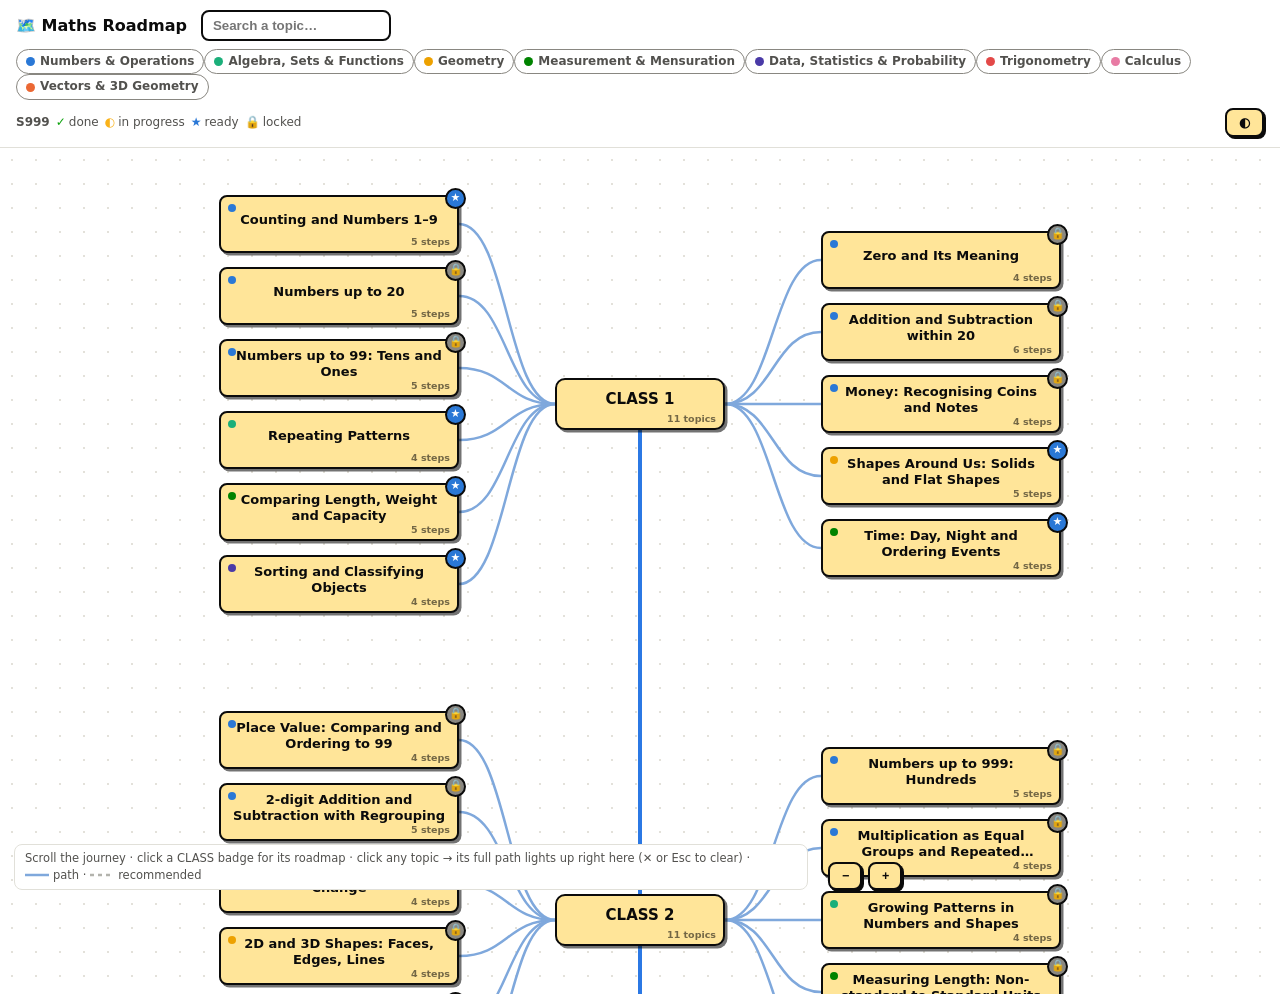
<file: viewer/index.html>
<!DOCTYPE html>
<html lang="en">
<head>
<meta charset="utf-8">
<meta name="viewport" content="width=device-width, initial-scale=1">
<title>Maths Roadmap — SubjectKG</title>
<style>
  :root {
    --page:#ffffff; --dotc:#e3e1da; --card:#ffe599; --card-sub:#fff9e6;
    --border:#0b0b0b; --ink:#0b0b0b; --ink2:#52514e; --mut:#898781;
    --line:#7fa8dc; --line-soft:#b3b3ad; --trunk:#2b78e4;
    --panel:#ffffff; --panel-line:#e1e0d9;
    --s-num:#2a78d6; --s-alg:#1baf7a; --s-geo:#eda100; --s-mea:#008300;
    --s-dat:#4a3aa7; --s-tri:#e34948; --s-cal:#e87ba4; --s-vec:#eb6834;
    --st-mastered:#0ca30c; --st-progress:#fab219; --st-frontier:#2a78d6; --st-locked:#898781;
  }
  :root[data-theme="dark"] {
    --page:#161616; --dotc:#262626; --card:#ffd75e; --card-sub:#3a3526;
    --border:#0b0b0b; --ink:#f4f4f0; --ink2:#c3c2b7; --mut:#898781;
    --line:#5b83b8; --line-soft:#5c5c56; --trunk:#3987e5;
    --panel:#1e1e1d; --panel-line:#2c2c2a;
    --s-num:#3987e5; --s-alg:#199e70; --s-geo:#c98500;
    --s-dat:#9085e9; --s-tri:#e66767; --s-cal:#d55181; --s-vec:#d95926;
    --st-frontier:#3987e5;
  }
  * { box-sizing:border-box; margin:0; }
  body { background:var(--page); color:var(--ink); overflow:hidden;
         font:14px/1.45 system-ui,-apple-system,"Segoe UI",sans-serif; }
  header { border-bottom:1px solid var(--panel-line); padding:10px 16px; display:flex;
           flex-wrap:wrap; gap:8px; align-items:center; position:relative; z-index:40;
           background:var(--page); }
  header h1 { font-size:16px; font-weight:800; margin-right:6px; white-space:nowrap; }
  #search { padding:6px 10px; border:2px solid var(--border); border-radius:8px;
            background:var(--page); color:var(--ink); width:190px; font-weight:600; }
  :root[data-theme="dark"] #search { border-color:#4a4a45; }
  .chip { display:inline-flex; align-items:center; gap:5px; padding:3px 9px;
          border:1.5px solid var(--mut); border-radius:999px; cursor:pointer;
          background:var(--page); color:var(--ink2); font-size:12px; font-weight:600;
          user-select:none; white-space:nowrap; }
  .chip.off { opacity:.3; }
  .dot { width:9px; height:9px; border-radius:50%; flex:none; }
  button.plain { border:2px solid var(--border); background:var(--card); color:#0b0b0b;
          border-radius:8px; padding:5px 12px; cursor:pointer; font-size:12.5px;
          font-weight:700; white-space:nowrap; box-shadow:2px 2px 0 var(--border); }
  button.plain:active { transform:translate(1px,1px); box-shadow:1px 1px 0 var(--border); }
  :root[data-theme="dark"] button.plain { box-shadow:2px 2px 0 #000; }
  #legendStudent { display:none; gap:6px; align-items:center; font-size:12px;
          color:var(--ink2); flex-wrap:wrap; }
  #legendStudent .badge { display:inline-flex; align-items:center; gap:3px; }
  #wrap { display:flex; height:calc(100vh - 54px); }
  #canvasWrap { flex:1; overflow:auto; position:relative;
    background-image:radial-gradient(circle, var(--dotc) 1.5px, transparent 1.5px);
    background-size:24px 24px; }
  #board { position:relative; margin:0 auto; }
  #edges { position:absolute; inset:0; pointer-events:none; z-index:1; }

  /* ---- roadmap cards ---- */
  .node { position:absolute; z-index:2; cursor:pointer; border:2px solid var(--border);
          border-radius:8px; padding:8px 12px; display:flex; align-items:center;
          justify-content:center; text-align:center; background:var(--card); color:#0b0b0b;
          font-weight:700; font-size:13px; line-height:1.25;
          box-shadow:2.5px 2.5px 0 rgba(0,0,0,.55); }
  .node:hover { z-index:8; box-shadow:4px 4px 0 rgba(0,0,0,.55); }
  .node.spine { font-size:15px; font-weight:800; border-width:2.5px; border-radius:10px; }
  .node.sub { background:var(--card-sub); color:var(--ink); font-weight:600;
              box-shadow:2px 2px 0 rgba(0,0,0,.35); }
  .node.dim { opacity:.14; }
  .node.sel { outline:3px solid var(--trunk); outline-offset:2px; z-index:9; }
  .node.onpath { outline:2.5px dashed var(--trunk); outline-offset:2px; z-index:5; }
  .node .strandDot { position:absolute; left:7px; top:7px; width:8px; height:8px;
                     border-radius:50%; }
  .node .stbadge { position:absolute; right:-9px; top:-9px; width:21px; height:21px;
          border-radius:50%; border:2px solid var(--border); font-size:11px; z-index:3;
          display:flex; align-items:center; justify-content:center; color:#fff;
          font-weight:800; }
  .node .steps { position:absolute; right:7px; bottom:3px; font-size:9.5px;
                 color:rgba(0,0,0,.55); font-weight:700; }
  .node.sub .steps { color:var(--mut); }
  .node.hasSteps { padding-bottom:16px; }

  /* ---- right drawer ---- */
  #panel { width:360px; flex:none; border-left:1px solid var(--panel-line);
           background:var(--panel); overflow-y:auto; padding:18px; display:none;
           position:relative; }
  #panelClose { position:sticky; top:0; float:right; margin:-6px -6px 0 8px;
           width:28px; height:28px; border:2px solid var(--border); border-radius:50%;
           background:var(--card); color:#0b0b0b; font-weight:800; font-size:14px;
           cursor:pointer; line-height:1; z-index:5; }
  #panel h2 { font-size:16px; font-weight:800; margin-bottom:2px; }
  #panel .sub { color:var(--mut); font-size:12px; margin-bottom:10px; }
  #panel h3 { font-size:11.5px; text-transform:uppercase; letter-spacing:.06em;
              color:var(--ink2); margin:16px 0 6px; font-weight:800; }
  #panel ul,#panel ol { padding-left:18px; } #panel li { margin:5px 0; }
  #panel .plink { color:var(--trunk); cursor:pointer; text-decoration:underline; font-weight:600; }
  #panel p { color:var(--ink2); }
  #panel small { color:var(--mut); }
  .meta { display:flex; gap:14px; margin-top:10px; font-size:12px; color:var(--ink2); }
  #hint { position:fixed; bottom:10px; left:14px; font-size:11.5px; z-index:30;
          color:var(--ink2); background:var(--page); padding:5px 10px;
          border-radius:8px; border:1.5px solid var(--panel-line); max-width:62vw; }
  #zoom { position:fixed; bottom:10px; right:378px; z-index:30; display:flex; gap:6px; }
  #zoom button { width:34px; }
  .edgeLegend { display:inline-flex; align-items:center; gap:4px; }
</style>
</head>
<body>
<header>
  <h1 id="title">🗺️ Maths Roadmap</h1>
  <button class="plain" id="backBtn" style="display:none">← Back</button>
  <input id="search" type="search" placeholder="Search a topic…">
  <span id="chips"></span>
  <span id="legendStudent"></span>
  <button class="plain" id="themeBtn" style="margin-left:auto" title="Toggle light/dark">◐</button>
</header>
<div id="wrap">
  <div id="canvasWrap"><div id="board"><svg id="edges"></svg></div></div>
  <aside id="panel"></aside>
</div>
<div id="hint">Scroll the journey · click a CLASS badge for its roadmap · click any topic → its full path lights up right here (✕ or Esc to clear) ·
  <span class="edgeLegend"><svg width="24" height="8"><line x1="0" y1="4" x2="24" y2="4" stroke="#7fa8dc" stroke-width="2.5"/></svg> path</span> ·
  <span class="edgeLegend"><svg width="24" height="8"><line x1="0" y1="4" x2="24" y2="4" stroke="#b3b3ad" stroke-width="2.5" stroke-dasharray="4,4"/></svg> recommended</span></div>
<div id="zoom"><button class="plain" id="zOut">−</button><button class="plain" id="zIn">+</button></div>
<script src="kg-data.js"></script>
<script>
  // student-data.js is optional (generated per student); ignore if absent
  const sd = document.createElement('script');
  sd.src = 'student-data.js';
  sd.onerror = () => {}; sd.onload = () => init(true);
  document.head.appendChild(sd);
  let booted = false;

  const pid = p => typeof p === 'string' ? p : p.id;
  const psoft = p => typeof p === 'object' && p.strength === 'soft';
  const preason = p => (typeof p === 'object' && p.reason) ? p.reason : '';
  const esc = s => String(s).replace(/&/g,'&amp;').replace(/</g,'&lt;');

  let STRAND_ORDER = ['num','alg','geo','mea','dat','tri','cal','vec'];

  // roadmap geometry
  const BW = 1240;            // board width; trunk runs down the centre
  const CX = BW / 2;
  const CARDW = 240, CARDH = 58, SUBW = 224, SUBH = 50, VGAP = 14, XGAP = 96;
  const SPINEW = 170, SPINEH = 52, BLOCKGAP = 84;

  let nodes = [], byId = {}, microById = {}, microParent = {}, dependents = {},
      pos = {}, activeStrands = new Set(STRAND_ORDER),
      selected = null, query = '', zoom = 1,
      view = 'map', viewClass = 0,
      pathSet = null;   // when set: the selected node + all its ancestors, lit up in place

  function ancestorsOf(id, lookup) {
    const seen = new Set([id]), stack = [id];
    while (stack.length) {
      const cur = lookup(stack.pop());
      (cur && cur.prereqs || []).forEach(p => {
        const q = pid(p);
        if (!seen.has(q)) { seen.add(q); stack.push(q); }
      });
    }
    return seen;
  }

  function panelShow(html) {
    const panel = document.getElementById('panel');
    panel.style.display = 'block';
    panel.innerHTML = `<button id="panelClose" title="Close (Esc)">✕</button>` + html;
    document.getElementById('panelClose').onclick = closePanel;
  }
  function closePanel() {
    document.getElementById('panel').style.display = 'none';
    selected = null;
    pathSet = null;
    draw();
  }

  const statusOf = id => (window.STUDENT_DATA && window.STUDENT_DATA.status[id]) || null;
  const ST_META = { mastered:['✓','done','--st-mastered'], 'in-progress':['◐','in progress','--st-progress'],
                    frontier:['★','ready','--st-frontier'], locked:['🔒','locked','--st-locked'] };

  function badge(id) {
    const st = statusOf(id);
    if (!st) return '';
    const [icon,,cvar] = ST_META[st];
    return `<span class="stbadge" style="background:var(${cvar})">${icon}</span>`;
  }

  function card(n, x, y, opts = {}) {
    const d = document.createElement('div');
    d.className = 'node' + (opts.cls ? ' ' + opts.cls : '') + (opts.steps ? ' hasSteps' : '');
    d.id = 'nd-' + n.id;
    const w = opts.w || CARDW, h = opts.h || CARDH;
    Object.assign(d.style, { left: x+'px', top: y+'px', width: w+'px', height: h+'px' });
    d.title = n.title;
    d.innerHTML = `${n.strand ? `<span class="strandDot" style="background:var(--s-${n.strand})"></span>` : ''}
      <span style="display:-webkit-box;-webkit-line-clamp:2;-webkit-box-orient:vertical;overflow:hidden">${esc(opts.label || n.title)}</span>
      ${badge(n.id)}${opts.steps ? `<span class="steps">${opts.steps}</span>` : ''}`;
    pos[n.id] = { x, y, w, h };
    return d;
  }

  function dimIf(d, n, text) {
    if ((n.strand && !activeStrands.has(n.strand)) ||
        (query && !text.toLowerCase().includes(query))) d.classList.add('dim');
    if (pathSet && !pathSet.has(n.id)) d.classList.add('dim');
    if (pathSet && pathSet.has(n.id) && n.id !== selected) d.classList.add('onpath');
    if (n.id === selected) d.classList.add('sel');
  }

  // curved connector: from a side of A to the inner side of B (roadmap.sh style)
  function link(a, b, soft, thick) {
    const fromRight = b.x >= a.x + a.w;                     // B sits to the right
    const fromLeft  = b.x + b.w <= a.x;                     // B sits to the left
    let x1, y1, x2, y2;
    if (fromRight)      { x1 = a.x + a.w; y1 = a.y + a.h/2; x2 = b.x;        y2 = b.y + b.h/2; }
    else if (fromLeft)  { x1 = a.x;       y1 = a.y + a.h/2; x2 = b.x + b.w;  y2 = b.y + b.h/2; }
    else                { x1 = a.x + a.w/2; y1 = a.y + a.h; x2 = b.x + b.w/2; y2 = b.y; } // vertical
    const dx = (x2 - x1) / 2, dy = (y2 - y1) / 2;
    const d = (fromRight || fromLeft)
      ? `M${x1},${y1} C${x1+dx},${y1} ${x2-dx},${y2} ${x2},${y2}`
      : `M${x1},${y1} C${x1},${y1+dy} ${x2},${y2-dy} ${x2},${y2}`;
    return `<path d="${d}" fill="none" stroke="${soft ? 'var(--line-soft)' : 'var(--line)'}"
      stroke-width="${thick ? 3.5 : 2.5}" ${soft ? 'stroke-dasharray="5,5"' : ''}
      stroke-linecap="round"/>`;
  }

  function sizeBoard(h) {
    const b = document.getElementById('board');
    b.style.width = BW + 'px'; b.style.height = h + 'px';
    const svg = document.getElementById('edges');
    svg.setAttribute('width', BW); svg.setAttribute('height', h);
  }

  function clearBoard() {
    document.getElementById('board').querySelectorAll('.node').forEach(e => e.remove());
    pos = {};
  }

  // ---------- MAP: the Class 1→12 journey ----------
  function drawMap() {
    clearBoard();
    const board = document.getElementById('board');
    let edges = '', y = 40, prevSpine = null;
    const byGrade = {};
    nodes.forEach(n => (byGrade[n.grade] = byGrade[n.grade] || []).push(n));
    for (let g = 1; g <= 12; g++) {
      const col = (byGrade[g] || []).sort((a,b) =>
        STRAND_ORDER.indexOf(a.strand) - STRAND_ORDER.indexOf(b.strand));
      const left = col.filter((_, i) => i % 2 === 0), right = col.filter((_, i) => i % 2 === 1);
      const blockH = Math.max(left.length * (CARDH + VGAP), right.length * (CARDH + VGAP), SPINEH);
      const spineY = y + blockH / 2 - SPINEH / 2;
      // trunk line from previous class badge
      const spine = { id: '__class' + g, title: 'CLASS ' + g };
      const sp = card(spine, CX - SPINEW/2, spineY, { cls: 'spine', w: SPINEW, h: SPINEH,
        label: 'CLASS ' + g, steps: col.length + ' topics' });
      sp.onclick = () => { view = 'class'; viewClass = g; selected = null; draw(); scrollTopLeft(); };
      board.appendChild(sp);
      if (prevSpine) edges += `<path d="M${CX},${prevSpine.y + prevSpine.h} L${CX},${spineY}"
        stroke="var(--trunk)" stroke-width="4" fill="none" stroke-linecap="round"/>`;
      prevSpine = { y: spineY, h: SPINEH };
      // topics branch left/right of the class badge
      [[left, CX - SPINEW/2 - XGAP - CARDW], [right, CX + SPINEW/2 + XGAP]].forEach(([side, x]) => {
        side.forEach((n, i) => {
          const cy = y + i * (CARDH + VGAP) + (blockH - side.length * (CARDH + VGAP) + VGAP) / 2;
          const d = card(n, x, cy, { steps: (n.micros||[]).length ? (n.micros.length + ' steps') : '' });
          dimIf(d, n, n.title + ' ' + n.id);
          d.onclick = () => select(n.id);
          board.appendChild(d);
          // while a path is lit, hide branch connectors of unrelated topics (less noise)
          if (!pathSet || pathSet.has(n.id))
            edges += link(pos[spine.id], pos[n.id], false);
        });
      });
      y += blockH + BLOCKGAP;
    }
    // the lit path: draw the actual prerequisite edges between the cards, in place
    if (pathSet) pathSet.forEach(id => (byId[id] && byId[id].prereqs || []).forEach(p => {
      const q = pid(p);
      if (pathSet.has(q) && pos[q] && pos[id]) edges += link(pos[q], pos[id], psoft(p), true);
    }));
    sizeBoard(y + 20);
    document.getElementById('edges').innerHTML = edges;
  }

  // ---------- CLASS: one class's own roadmap (topics on trunk, micros branch) ----------
  function drawClass() {
    clearBoard();
    const board = document.getElementById('board');
    let edges = '', y = 40, prevBottom = null;
    const topics = nodes.filter(n => n.grade === viewClass)
      .sort((a,b) => STRAND_ORDER.indexOf(a.strand) - STRAND_ORDER.indexOf(b.strand));
    topics.forEach(t => {
      const micros = t.micros || [];
      const left = micros.filter((_, i) => i % 2 === 0), right = micros.filter((_, i) => i % 2 === 1);
      const blockH = Math.max(left.length * (SUBH + VGAP), right.length * (SUBH + VGAP), CARDH);
      const ty = y + blockH / 2 - CARDH / 2;
      const td = card(t, CX - CARDW/2, ty, { cls: 'spine', h: CARDH });
      dimIf(td, t, t.title);
      td.onclick = () => select(t.id);
      board.appendChild(td);
      if (prevBottom !== null) edges += `<path d="M${CX},${prevBottom} L${CX},${ty}"
        stroke="var(--trunk)" stroke-width="4" fill="none" stroke-linecap="round"/>`;
      prevBottom = ty + CARDH;
      [[left, CX - CARDW/2 - XGAP - SUBW], [right, CX + CARDW/2 + XGAP]].forEach(([side, x], si) => {
        side.forEach((m, i) => {
          const idx = micros.indexOf(m) + 1;
          const cy = y + i * (SUBH + VGAP) + (blockH - side.length * (SUBH + VGAP) + VGAP) / 2;
          const md = card({ ...m, strand: t.strand }, x, cy,
            { cls: 'sub', w: SUBW, h: SUBH, label: idx + '. ' + m.title,
              steps: `~${m.est_minutes}m${m.question ? ' ✎' : ''}` });
          dimIf(md, { ...m, strand: t.strand }, m.title + ' ' + m.id);
          md.onclick = () => selectMicro(m.id);
          board.appendChild(md);
          if (!pathSet || pathSet.has(m.id) || pathSet.has(t.id))
            edges += link(pos[t.id], pos[m.id], false);
        });
      });
      y += blockH + BLOCKGAP - 14;
    });
    // lit path between micro-skills, drawn in place
    if (pathSet) pathSet.forEach(id => (microById[id] && microById[id].prereqs || []).forEach(p => {
      const q = pid(p);
      if (pathSet.has(q) && pos[q] && pos[id]) edges += link(pos[q], pos[id], psoft(p), true);
    }));
    sizeBoard(y + 20);
    document.getElementById('edges').innerHTML = edges;
  }

  function draw() {
    document.getElementById('backBtn').style.display = view === 'map' ? 'none' : 'inline-block';
    document.getElementById('title').textContent =
      view === 'class' ? `🗺️ Class ${viewClass} Roadmap` :
      pathSet && selected && byId[selected] ? `🌳 Path to: ${byId[selected].title}` :
      '🗺️ Maths Roadmap';
    if (view === 'map') drawMap(); else drawClass();
  }
  const scrollTopLeft = () => document.getElementById('canvasWrap').scrollTo(0, 0);

  // ---------- detail drawer ----------
  function select(id) {
    selected = id;
    const n = byId[id];
    const st = statusOf(id);
    const score = window.STUDENT_DATA && window.STUDENT_DATA.scores[id];
    panelShow(`
      <h2>${esc(n.title)}</h2>
      <div class="sub">Class ${n.grade} · ${window.KG_DATA.strands[n.strand]}</div>
      ${st ? `<div><b style="color:var(${ST_META[st][2]})">${ST_META[st][0]} ${ST_META[st][1]}</b>${score != null ? ` <small>· mastery ${(score*100)|0}%</small>` : ''}</div>` : ''}
      <p style="margin-top:8px">${esc(n.description || '')}</p>
      <div class="meta">${n.difficulty ? `difficulty ${'●'.repeat(n.difficulty)}${'○'.repeat(5-n.difficulty)}` : ''}
        ${n.est_minutes ? `~${n.est_minutes} min` : ''}</div>
      <p style="margin-top:10px"><small>🌳 Its path is lit up on the map — faded topics aren't needed for this.</small></p>
      <button class="plain" id="pathBtn" style="margin-top:6px">⤴ Jump to the start of the path</button>
      ${n.micros && n.micros.length ? `<h3>Step by step (${n.micros.length})</h3>
        <ol>${n.micros.map(m => `<li><span class="plink" onclick="openMicro('${m.id}')">${esc(m.title)}</span> <small>~${m.est_minutes}m</small></li>`).join('')}</ol>` : ''}
      ${n.outcomes && n.outcomes.length ? `<h3>You'll be able to…</h3><ul>${n.outcomes.map(o => `<li>${esc(o)}</li>`).join('')}</ul>` : ''}
      <h3>Learn these first</h3>
      ${n.prereqs.length ? `<ul>${n.prereqs.map(p => `<li><span class="plink" onclick="select('${pid(p)}')">${byId[pid(p)] ? esc(byId[pid(p)].title) : pid(p)}</span>${psoft(p) ? ' <small>(recommended)</small>' : ''}${statusOf(pid(p)) === 'mastered' ? ' ✓' : ''}${preason(p) ? `<br><small>${esc(preason(p))}</small>` : ''}</li>`).join('')}</ul>` : '<p>Nothing — this is a starting point!</p>'}
      <h3>Unlocks next</h3>
      ${(dependents[id] || []).length ? `<ul>${dependents[id].map(x => `<li><span class="plink" onclick="select('${x}')">${esc(byId[x].title)}</span></li>`).join('')}</ul>` : '<p>—</p>'}`);
    // light the full prerequisite tree in place, right on the map
    if (view === 'class' && byId[id].grade !== viewClass) { view = 'map'; }
    pathSet = ancestorsOf(id, i => byId[i]);
    document.getElementById('pathBtn').onclick = () => {
      // scroll to the earliest (lowest-grade) topic on the lit path
      const start = [...pathSet].sort((a, b) => byId[a].grade - byId[b].grade)[0];
      const el = document.getElementById('nd-' + start);
      if (el) el.scrollIntoView({ block: 'center', behavior: 'smooth' });
    };
    draw();
    const el = document.getElementById('nd-' + id);
    if (el) el.scrollIntoView({ block: 'center', behavior: 'smooth' });
  }

  function selectMicro(id) {
    selected = id;
    const m = microById[id], parent = byId[microParent[id]];
    panelShow(`
      <h2>${esc(m.title)}</h2>
      <div class="sub">step in <span class="plink" onclick="select('${parent.id}')">${esc(parent.title)}</span> · Class ${parent.grade}</div>
      <p style="margin-top:8px">${esc(m.description)}</p>
      <div class="meta">difficulty ${'●'.repeat(m.difficulty)}${'○'.repeat(5-m.difficulty)} · ~${m.est_minutes} min ${m.question ? '· has a check ✎' : ''}</div>
      ${m.outcomes.length ? `<h3>You'll be able to…</h3><ul>${m.outcomes.map(o => `<li>${esc(o)}</li>`).join('')}</ul>` : ''}
      <h3>Learn these first</h3>
      ${m.prereqs.length ? `<ul>${m.prereqs.map(p => {
        const i = pid(p);
        const t = microById[i] ? microById[i].title : (byId[i] ? byId[i].title + ' (Class ' + byId[i].grade + ')' : i);
        const fn = microById[i] ? `openMicro('${i}')` : `select('${i}')`;
        return `<li><span class="plink" onclick="${fn}">${esc(t)}</span>${psoft(p) ? ' <small>(recommended)</small>' : ''}${preason(p) ? `<br><small>${esc(preason(p))}</small>` : ''}</li>`;
      }).join('')}</ul>` : '<p>Just start here!</p>'}`);
    // light this step's chain within the class roadmap
    pathSet = ancestorsOf(id, i => microById[i]);
    draw();
    const el = document.getElementById('nd-' + id);
    if (el) el.scrollIntoView({ block: 'center', behavior: 'smooth' });
  }

  function openMicro(id) {
    const par = microParent[id];
    if (!par) return;
    const g = byId[par].grade;
    if (view !== 'class' || viewClass !== g) { view = 'class'; viewClass = g; }
    selectMicro(id);
    const el = document.getElementById('nd-' + id);
    if (el) el.scrollIntoView({ block: 'center', behavior: 'smooth' });
  }

  function buildChips() {
    const box = document.getElementById('chips');
    STRAND_ORDER.forEach(s => {
      const c = document.createElement('span');
      c.className = 'chip';
      c.title = (window.KG_DATA.strand_summaries || {})[s] || '';
      c.innerHTML = `<span class="dot" style="background:var(--s-${s})"></span>${window.KG_DATA.strands[s]}`;
      c.onclick = () => {
        if (activeStrands.has(s)) activeStrands.delete(s); else activeStrands.add(s);
        c.classList.toggle('off'); draw();
      };
      box.appendChild(c);
    });
  }

  function buildStudentLegend() {
    if (!window.STUDENT_DATA) return;
    const el = document.getElementById('legendStudent');
    el.style.display = 'inline-flex';
    el.innerHTML = `<b>${window.STUDENT_DATA.student}</b>` + Object.entries(ST_META).map(
      ([k, [icon, label, cvar]]) =>
        `<span class="badge"><b style="color:var(${cvar})">${icon}</b>${label}</span>`).join('');
  }

  function init() {
    if (booted) { buildStudentLegend(); draw(); return; }
    booted = true;
    STRAND_ORDER = Object.keys(window.KG_DATA.strands);
    nodes = window.KG_DATA.nodes;
    nodes.forEach(n => {
      byId[n.id] = n;
      (n.micros || []).forEach(m => { microById[m.id] = m; microParent[m.id] = n.id; });
    });
    nodes.forEach(n => (n.prereqs || []).forEach(p => {
      (dependents[pid(p)] = dependents[pid(p)] || []).push(n.id);
    }));
    buildChips(); buildStudentLegend(); draw();
    document.getElementById('search').addEventListener('input', e => {
      query = e.target.value.trim().toLowerCase(); draw();
    });
    document.getElementById('backBtn').onclick = () => { view = 'map'; pathSet = null; selected = null; draw(); };
    // close the drawer with Esc or by clicking empty canvas
    document.addEventListener('keydown', e => { if (e.key === 'Escape') closePanel(); });
    document.getElementById('canvasWrap').addEventListener('click', e => {
      if (e.target.id === 'canvasWrap' || e.target.id === 'board') closePanel();
    });
    const setZoom = z => {
      zoom = Math.min(1.4, Math.max(0.5, z));
      document.getElementById('board').style.transform = `scale(${zoom})`;
      document.getElementById('board').style.transformOrigin = '50% 0';
    };
    document.getElementById('zIn').onclick = () => setZoom(zoom + 0.1);
    document.getElementById('zOut').onclick = () => setZoom(zoom - 0.1);
    document.getElementById('themeBtn').onclick = () => {
      const r = document.documentElement;
      r.dataset.theme = r.dataset.theme === 'dark' ? 'light' : 'dark';
    };
    if (matchMedia('(prefers-color-scheme: dark)').matches)
      document.documentElement.dataset.theme = 'dark';
  }
  setTimeout(() => init(false), 150);
</script>
</body>
</html>
</file>
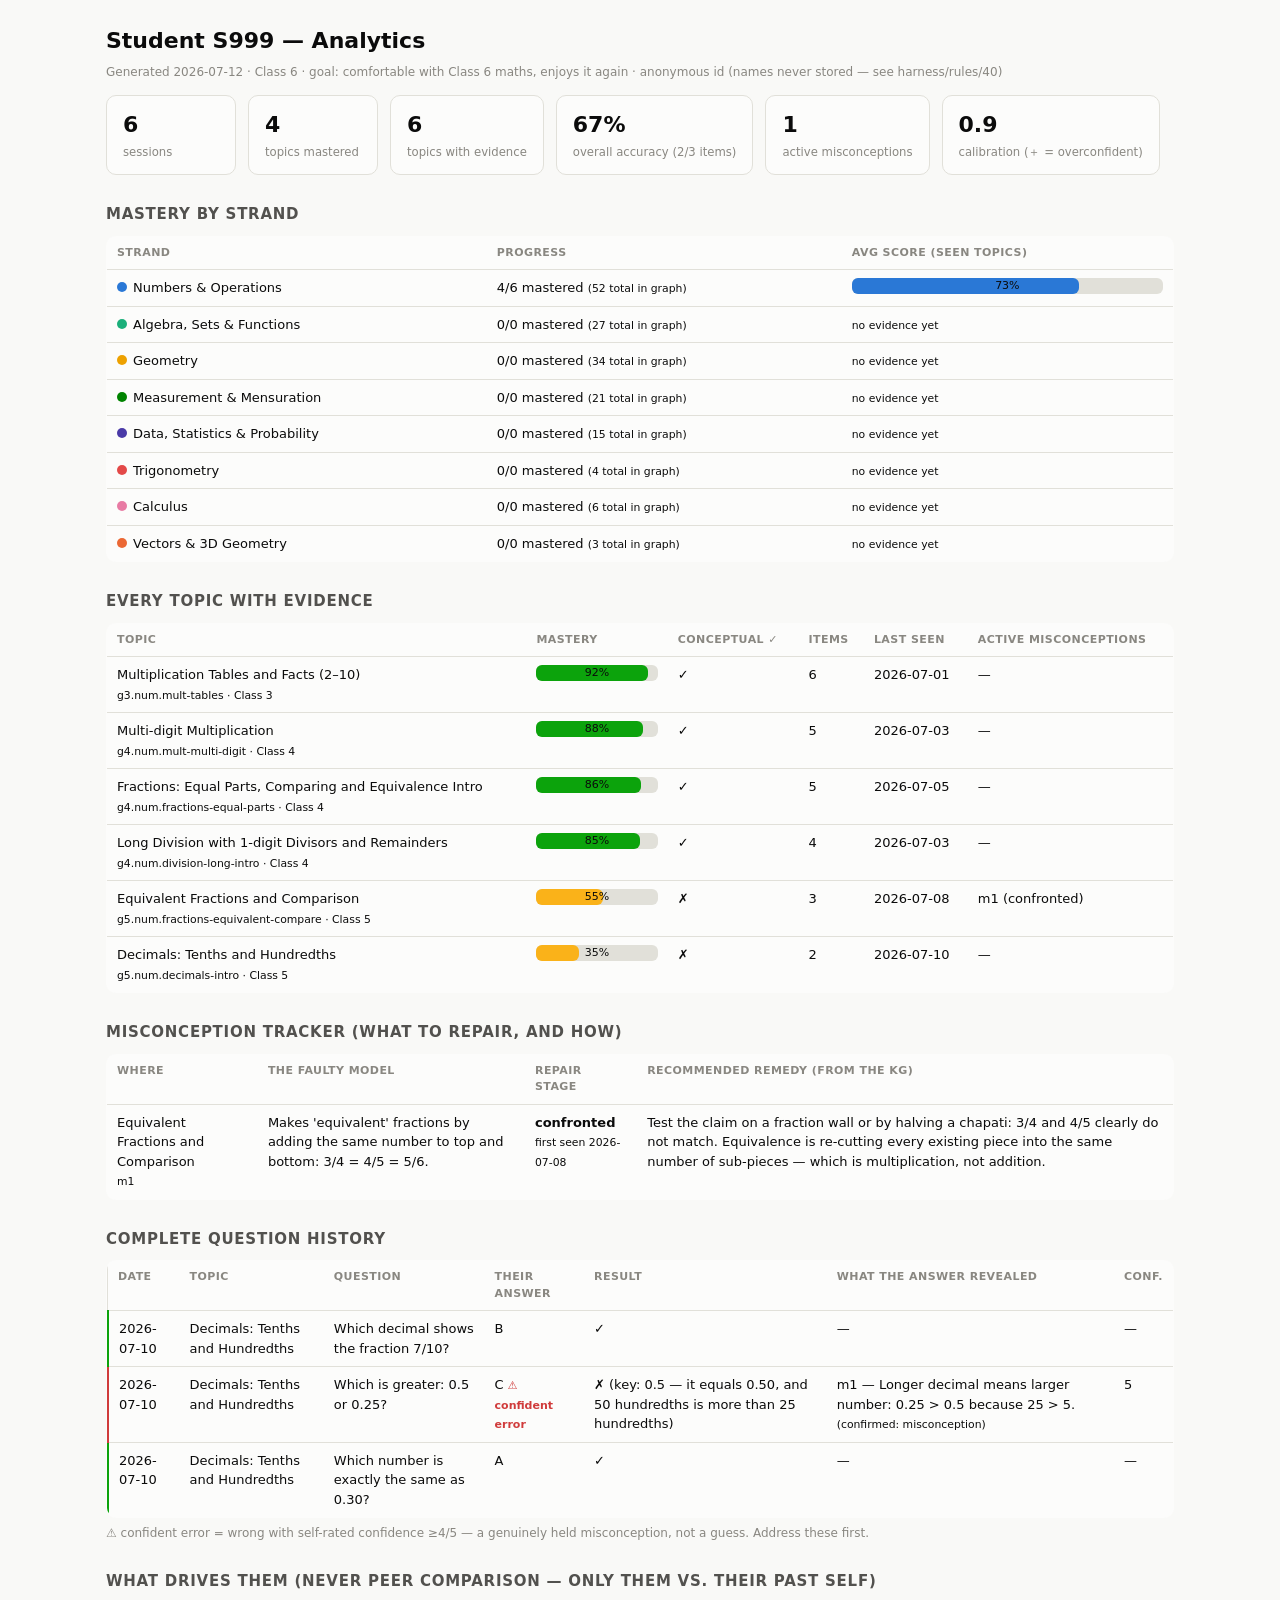
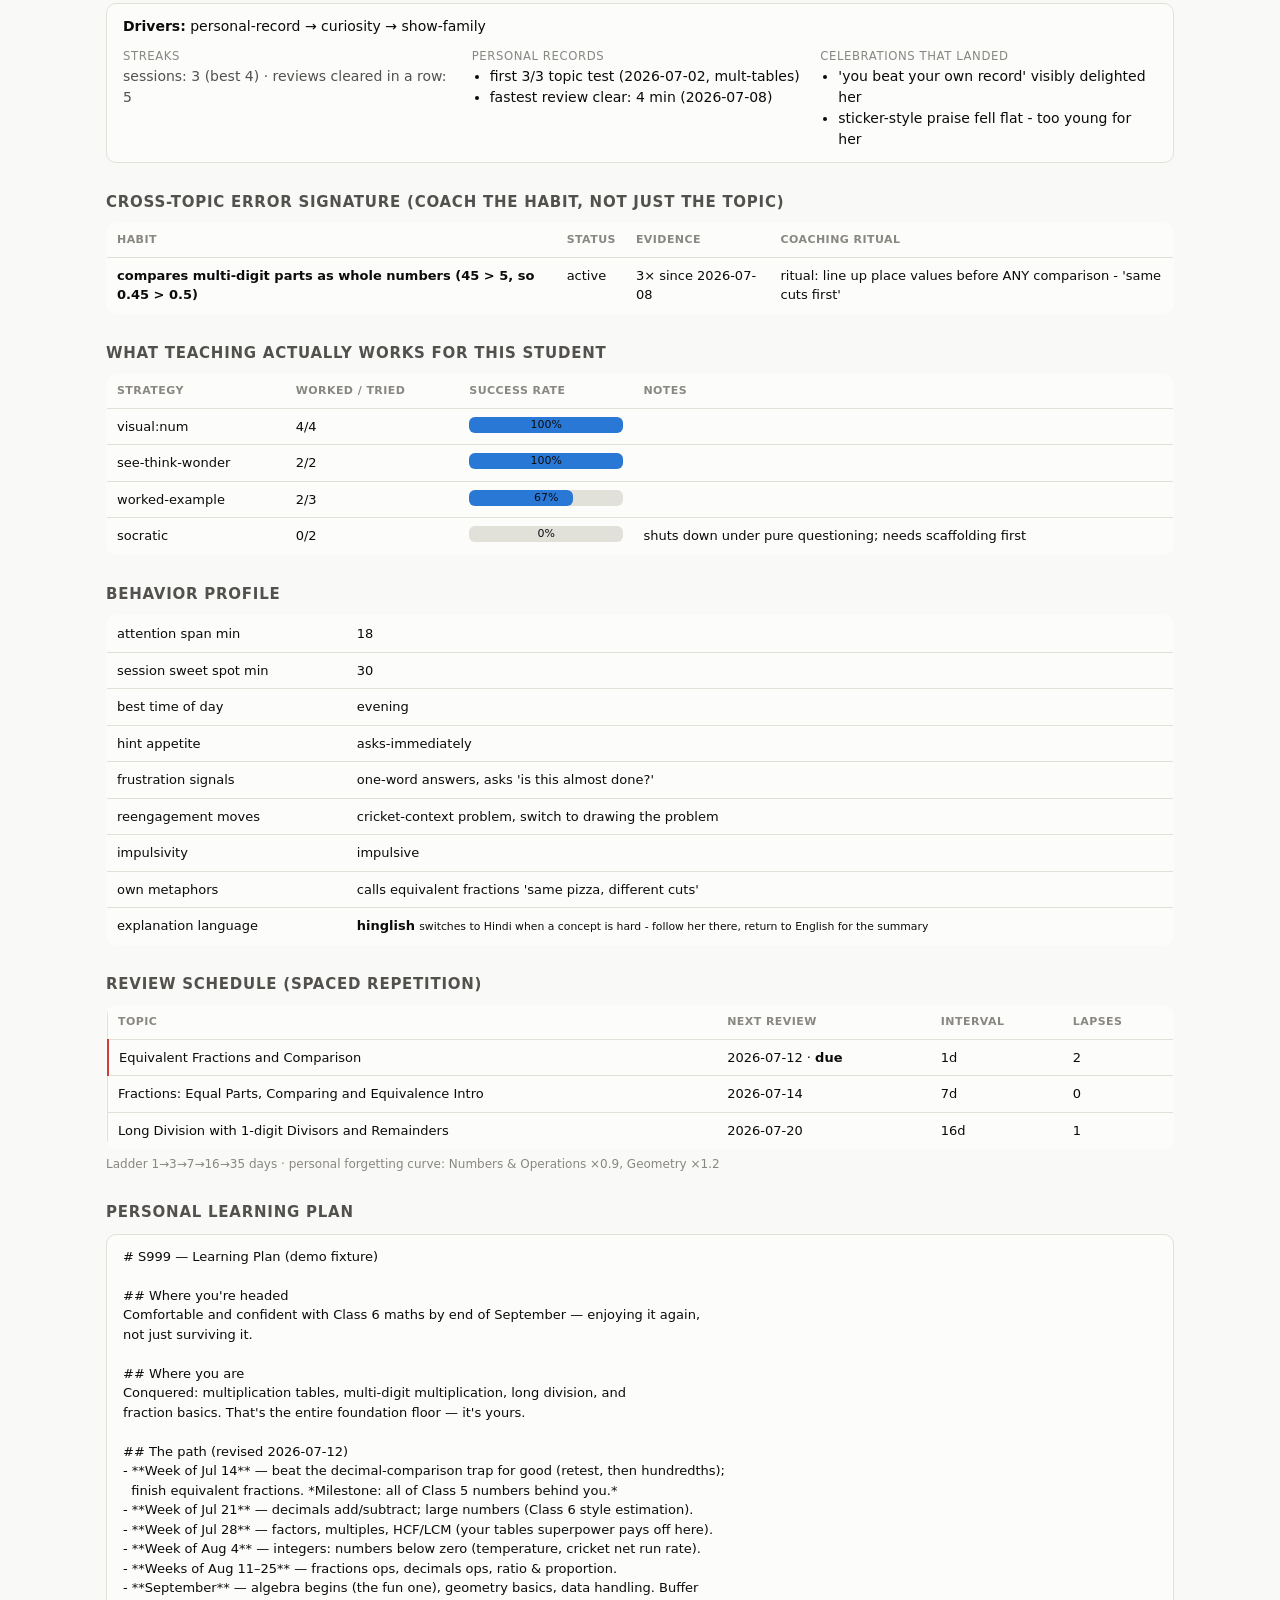
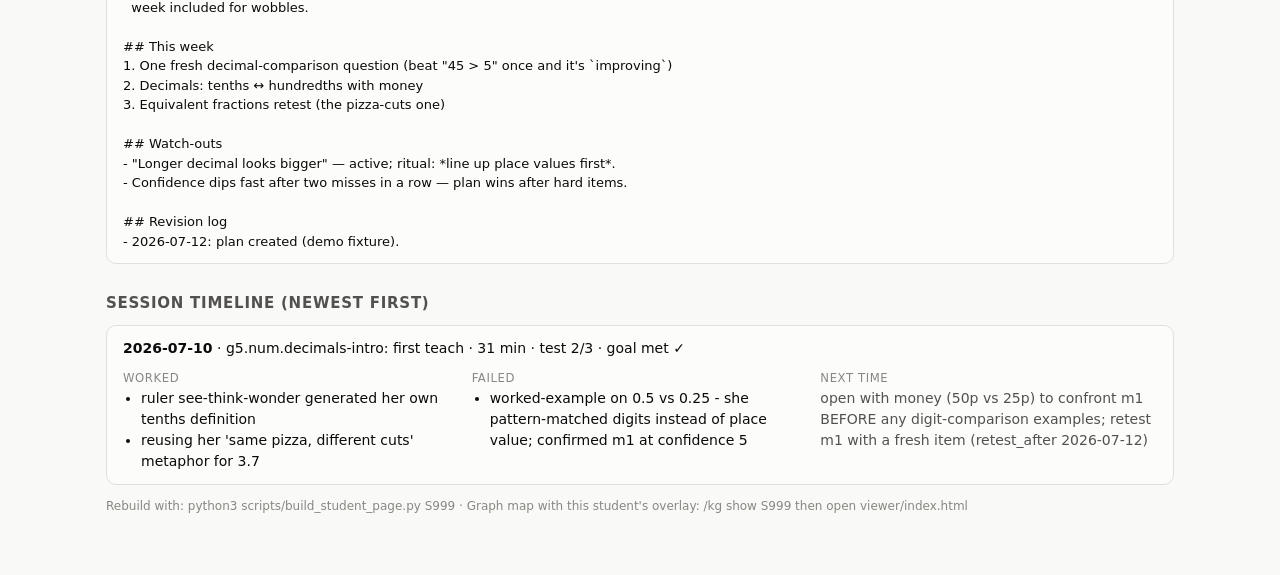
<file: students/S999/report.html>
<!DOCTYPE html>
<html lang="en"><head><meta charset="utf-8">
<meta name="viewport" content="width=device-width, initial-scale=1">
<title>S999 — Student Analytics</title>
<style>
:root { --page:#f9f9f7; --card:#fcfcfb; --ink:#0b0b0b; --ink2:#52514e; --mut:#898781;
  --line:#e1e0d9; --ok:#0ca30c; --warn:#fab219; --hot:#d03b3b; --acc:#2a78d6;
  --s-num:#2a78d6; --s-alg:#1baf7a; --s-geo:#eda100; --s-mea:#008300;
  --s-dat:#4a3aa7; --s-tri:#e34948; --s-cal:#e87ba4; --s-vec:#eb6834; }
@media (prefers-color-scheme: dark) {
  :root { --page:#0d0d0d; --card:#1a1a19; --ink:#fff; --ink2:#c3c2b7; --line:#2c2c2a;
    --acc:#3987e5; --s-num:#3987e5; --s-alg:#199e70; --s-geo:#c98500;
    --s-dat:#9085e9; --s-tri:#e66767; --s-cal:#d55181; --s-vec:#d95926; } }
* { box-sizing:border-box; margin:0; }
body { background:var(--page); color:var(--ink); max-width:1100px; margin:0 auto;
  padding:24px 16px 60px; font:14px/1.5 system-ui,-apple-system,"Segoe UI",sans-serif; }
h1 { font-size:22px; } h2 { font-size:15px; margin:28px 0 10px; text-transform:uppercase;
  letter-spacing:.05em; color:var(--ink2); }
.tiles { display:flex; gap:12px; flex-wrap:wrap; margin-top:14px; }
.tile { background:var(--card); border:1px solid var(--line); border-radius:10px;
  padding:12px 16px; min-width:130px; }
.tile b { font-size:22px; display:block; }
.tile small { color:var(--mut); }
table { width:100%; border-collapse:collapse; background:var(--card);
  border:1px solid var(--line); border-radius:10px; overflow:hidden; }
th,td { text-align:left; padding:8px 10px; border-top:1px solid var(--line);
  vertical-align:top; font-size:13px; }
th { font-size:11px; text-transform:uppercase; letter-spacing:.04em; color:var(--mut);
  border-top:none; }
tr.good td:first-child { border-left:3px solid var(--ok); }
tr.bad td:first-child { border-left:3px solid var(--hot); }
.bar { position:relative; background:var(--line); border-radius:6px; height:16px;
  min-width:110px; }
.bar div { height:100%; border-radius:6px; }
.bar span { position:absolute; inset:0; font-size:11px; text-align:center;
  line-height:16px; color:var(--ink); }
.dot { display:inline-block; width:10px; height:10px; border-radius:50%; margin-right:6px; }
.hot { color:var(--hot); font-size:11px; }
.card { background:var(--card); border:1px solid var(--line); border-radius:10px;
  padding:12px 16px; margin-bottom:12px; }
.cols { display:grid; grid-template-columns:repeat(auto-fit,minmax(220px,1fr));
  gap:12px; margin-top:8px; }
.cols small { color:var(--mut); letter-spacing:.05em; }
ul { padding-left:18px; } p { color:var(--ink2); }
.note { color:var(--mut); font-size:12px; margin-top:6px; }
.scroll { overflow-x:auto; }
pre.plan { white-space:pre-wrap; font:13px/1.5 system-ui,-apple-system,"Segoe UI",sans-serif;
  color:var(--ink); }
</style></head><body>
<h1>Student S999 — Analytics</h1>
<p class="note">Generated 2026-07-12 · Class 6 ·
goal: comfortable with Class 6 maths, enjoys it again ·
anonymous id (names never stored — see harness/rules/40)</p>

<div class="tiles">
  <div class="tile"><b>6</b><small>sessions</small></div>
  <div class="tile"><b>4</b><small>topics mastered</small></div>
  <div class="tile"><b>6</b><small>topics with evidence</small></div>
  <div class="tile"><b>67%</b><small>overall accuracy (2/3 items)</small></div>
  <div class="tile"><b>1</b><small>active misconceptions</small></div>
  <div class="tile"><b>0.9</b><small>calibration (＋ = overconfident)</small></div>
</div>

<h2>Mastery by strand</h2>
<div class="scroll"><table><tr><th>Strand</th><th>Progress</th><th>Avg score (seen topics)</th></tr><tr><td><span class="dot" style="background:var(--s-num)"></span>Numbers &amp; Operations</td><td>4/6 mastered <small>(52 total in graph)</small></td><td><div class="bar"><div style="width:73%;background:var(--s-num)"></div><span>73%</span></div></td></tr><tr><td><span class="dot" style="background:var(--s-alg)"></span>Algebra, Sets &amp; Functions</td><td>0/0 mastered <small>(27 total in graph)</small></td><td><small>no evidence yet</small></td></tr><tr><td><span class="dot" style="background:var(--s-geo)"></span>Geometry</td><td>0/0 mastered <small>(34 total in graph)</small></td><td><small>no evidence yet</small></td></tr><tr><td><span class="dot" style="background:var(--s-mea)"></span>Measurement &amp; Mensuration</td><td>0/0 mastered <small>(21 total in graph)</small></td><td><small>no evidence yet</small></td></tr><tr><td><span class="dot" style="background:var(--s-dat)"></span>Data, Statistics &amp; Probability</td><td>0/0 mastered <small>(15 total in graph)</small></td><td><small>no evidence yet</small></td></tr><tr><td><span class="dot" style="background:var(--s-tri)"></span>Trigonometry</td><td>0/0 mastered <small>(4 total in graph)</small></td><td><small>no evidence yet</small></td></tr><tr><td><span class="dot" style="background:var(--s-cal)"></span>Calculus</td><td>0/0 mastered <small>(6 total in graph)</small></td><td><small>no evidence yet</small></td></tr><tr><td><span class="dot" style="background:var(--s-vec)"></span>Vectors &amp; 3D Geometry</td><td>0/0 mastered <small>(3 total in graph)</small></td><td><small>no evidence yet</small></td></tr></table></div>

<h2>Every topic with evidence</h2>
<div class="scroll"><table><tr><th>Topic</th><th>Mastery</th><th>Conceptual ✓</th><th>Items</th><th>Last seen</th><th>Active misconceptions</th></tr><tr><td>Multiplication Tables and Facts (2–10)<br><small>g3.num.mult-tables · Class 3</small></td><td><div class="bar"><div style="width:92%;background:var(--ok)"></div><span>92%</span></div></td><td>✓</td><td>6</td><td>2026-07-01</td><td>—</td></tr><tr><td>Multi-digit Multiplication<br><small>g4.num.mult-multi-digit · Class 4</small></td><td><div class="bar"><div style="width:88%;background:var(--ok)"></div><span>88%</span></div></td><td>✓</td><td>5</td><td>2026-07-03</td><td>—</td></tr><tr><td>Fractions: Equal Parts, Comparing and Equivalence Intro<br><small>g4.num.fractions-equal-parts · Class 4</small></td><td><div class="bar"><div style="width:86%;background:var(--ok)"></div><span>86%</span></div></td><td>✓</td><td>5</td><td>2026-07-05</td><td>—</td></tr><tr><td>Long Division with 1-digit Divisors and Remainders<br><small>g4.num.division-long-intro · Class 4</small></td><td><div class="bar"><div style="width:85%;background:var(--ok)"></div><span>85%</span></div></td><td>✓</td><td>4</td><td>2026-07-03</td><td>—</td></tr><tr><td>Equivalent Fractions and Comparison<br><small>g5.num.fractions-equivalent-compare · Class 5</small></td><td><div class="bar"><div style="width:55%;background:var(--warn)"></div><span>55%</span></div></td><td>✗</td><td>3</td><td>2026-07-08</td><td>m1 (confronted)</td></tr><tr><td>Decimals: Tenths and Hundredths<br><small>g5.num.decimals-intro · Class 5</small></td><td><div class="bar"><div style="width:35%;background:var(--warn)"></div><span>35%</span></div></td><td>✗</td><td>2</td><td>2026-07-10</td><td>—</td></tr></table></div>

<h2>Misconception tracker (what to repair, and how)</h2>
<div class="scroll"><table><tr><th>Where</th><th>The faulty model</th><th>Repair stage</th><th>Recommended remedy (from the KG)</th></tr><tr><td>Equivalent Fractions and Comparison<br><small>m1</small></td><td>Makes &#x27;equivalent&#x27; fractions by adding the same number to top and bottom: 3/4 = 4/5 = 5/6.</td><td><b>confronted</b><br><small>first seen 2026-07-08</small></td><td>Test the claim on a fraction wall or by halving a chapati: 3/4 and 4/5 clearly do not match. Equivalence is re-cutting every existing piece into the same number of sub-pieces — which is multiplication, not addition.</td></tr></table></div>

<h2>Complete question history</h2>
<div class="scroll"><table><tr><th>Date</th><th>Topic</th><th>Question</th><th>Their answer</th><th>Result</th><th>What the answer revealed</th><th>Conf.</th></tr><tr class="good"><td>2026-07-10</td><td>Decimals: Tenths and Hundredths</td><td>Which decimal shows the fraction 7/10?</td><td>B</td><td>✓</td><td>—</td><td>—</td></tr><tr class="bad"><td>2026-07-10</td><td>Decimals: Tenths and Hundredths</td><td>Which is greater: 0.5 or 0.25?</td><td>C <b class="hot">⚠ confident error</b></td><td>✗ (key: 0.5 — it equals 0.50, and 50 hundredths is more than 25 hundredths)</td><td>m1 — Longer decimal means larger number: 0.25 &gt; 0.5 because 25 &gt; 5. <small>(confirmed: misconception)</small></td><td>5</td></tr><tr class="good"><td>2026-07-10</td><td>Decimals: Tenths and Hundredths</td><td>Which number is exactly the same as 0.30?</td><td>A</td><td>✓</td><td>—</td><td>—</td></tr></table></div>
<p class="note">⚠ confident error = wrong with self-rated confidence ≥4/5 — a genuinely held misconception, not a guess. Address these first.</p>

<h2>What drives them (never peer comparison — only them vs. their past self)</h2>
<div class="card"><b>Drivers:</b> personal-record → curiosity → show-family
<div class="cols">
<div><small>STREAKS</small><p>sessions: 3 (best 4) ·
reviews cleared in a row: 5</p></div>
<div><small>PERSONAL RECORDS</small><ul><li>first 3/3 topic test (2026-07-02, mult-tables)</li><li>fastest review clear: 4 min (2026-07-08)</li></ul></div>
<div><small>CELEBRATIONS THAT LANDED</small><ul><li>&#x27;you beat your own record&#x27; visibly delighted her</li><li>sticker-style praise fell flat - too young for her</li></ul></div>
</div></div>

<h2>Cross-topic error signature (coach the habit, not just the topic)</h2>
<div class="scroll"><table><tr><th>Habit</th><th>Status</th><th>Evidence</th><th>Coaching ritual</th></tr><tr><td><b>compares multi-digit parts as whole numbers (45 &gt; 5, so 0.45 &gt; 0.5)</b></td><td>active</td><td>3× since 2026-07-08</td><td>ritual: line up place values before ANY comparison - &#x27;same cuts first&#x27;</td></tr></table></div>

<h2>What teaching actually works for this student</h2>
<div class="scroll"><table><tr><th>Strategy</th><th>Worked / tried</th><th>Success rate</th><th>Notes</th></tr><tr><td>visual:num</td><td>4/4</td><td><div class="bar"><div style="width:100%;background:var(--acc)"></div><span>100%</span></div></td><td></td></tr><tr><td>see-think-wonder</td><td>2/2</td><td><div class="bar"><div style="width:100%;background:var(--acc)"></div><span>100%</span></div></td><td></td></tr><tr><td>worked-example</td><td>2/3</td><td><div class="bar"><div style="width:67%;background:var(--acc)"></div><span>67%</span></div></td><td></td></tr><tr><td>socratic</td><td>0/2</td><td><div class="bar"><div style="width:0%;background:var(--acc)"></div><span>0%</span></div></td><td>shuts down under pure questioning; needs scaffolding first</td></tr></table></div>

<h2>Behavior profile</h2>
<div class="scroll"><table><tr><td>attention span min</td><td>18</td></tr><tr><td>session sweet spot min</td><td>30</td></tr><tr><td>best time of day</td><td>evening</td></tr><tr><td>hint appetite</td><td>asks-immediately</td></tr><tr><td>frustration signals</td><td>one-word answers, asks &#x27;is this almost done?&#x27;</td></tr><tr><td>reengagement moves</td><td>cricket-context problem, switch to drawing the problem</td></tr><tr><td>impulsivity</td><td>impulsive</td></tr><tr><td>own metaphors</td><td>calls equivalent fractions &#x27;same pizza, different cuts&#x27;</td></tr><tr><td>explanation language</td><td><b>hinglish</b> <small>switches to Hindi when a concept is hard - follow her there, return to English for the summary</small></td></tr></table></div>

<h2>Review schedule (spaced repetition)</h2>
<div class="scroll"><table><tr><th>Topic</th><th>Next review</th><th>Interval</th><th>Lapses</th></tr><tr class="bad"><td>Equivalent Fractions and Comparison</td><td>2026-07-12 · <b>due</b></td><td>1d</td><td>2</td></tr><tr class=""><td>Fractions: Equal Parts, Comparing and Equivalence Intro</td><td>2026-07-14</td><td>7d</td><td>0</td></tr><tr class=""><td>Long Division with 1-digit Divisors and Remainders</td><td>2026-07-20</td><td>16d</td><td>1</td></tr></table></div>
<p class="note">Ladder 1→3→7→16→35 days · personal forgetting curve: Numbers &amp; Operations ×0.9, Geometry ×1.2</p>

<h2>Personal learning plan</h2><div class="card"><pre class="plan"># S999 — Learning Plan (demo fixture)

## Where you&#x27;re headed
Comfortable and confident with Class 6 maths by end of September — enjoying it again,
not just surviving it.

## Where you are
Conquered: multiplication tables, multi-digit multiplication, long division, and
fraction basics. That&#x27;s the entire foundation floor — it&#x27;s yours.

## The path (revised 2026-07-12)
- **Week of Jul 14** — beat the decimal-comparison trap for good (retest, then hundredths);
  finish equivalent fractions. *Milestone: all of Class 5 numbers behind you.*
- **Week of Jul 21** — decimals add/subtract; large numbers (Class 6 style estimation).
- **Week of Jul 28** — factors, multiples, HCF/LCM (your tables superpower pays off here).
- **Week of Aug 4** — integers: numbers below zero (temperature, cricket net run rate).
- **Weeks of Aug 11–25** — fractions ops, decimals ops, ratio &amp; proportion.
- **September** — algebra begins (the fun one), geometry basics, data handling. Buffer
  week included for wobbles.

## This week
1. One fresh decimal-comparison question (beat &quot;45 &gt; 5&quot; once and it&#x27;s `improving`)
2. Decimals: tenths ↔ hundredths with money
3. Equivalent fractions retest (the pizza-cuts one)

## Watch-outs
- &quot;Longer decimal looks bigger&quot; — active; ritual: *line up place values first*.
- Confidence dips fast after two misses in a row — plan wins after hard items.

## Revision log
- 2026-07-12: plan created (demo fixture).</pre></div>

<h2>Session timeline (newest first)</h2>
<div class="card">
      <b>2026-07-10</b> · g5.num.decimals-intro: first teach ·
      31 min · test 2/3 ·
      goal met ✓
      <div class="cols">
        <div><small>WORKED</small><ul><li>ruler see-think-wonder generated her own tenths definition</li><li>reusing her &#x27;same pizza, different cuts&#x27; metaphor for 3.7</li></ul></div>
        <div><small>FAILED</small><ul><li>worked-example on 0.5 vs 0.25 - she pattern-matched digits instead of place value; confirmed m1 at confidence 5</li></ul></div>
        <div><small>NEXT TIME</small><p>open with money (50p vs 25p) to confront m1 BEFORE any digit-comparison examples; retest m1 with a fresh item (retest_after 2026-07-12)</p></div>
      </div></div>

<p class="note">Rebuild with: python3 scripts/build_student_page.py S999 ·
Graph map with this student's overlay: /kg show S999 then open viewer/index.html</p>
</body></html>
</file>
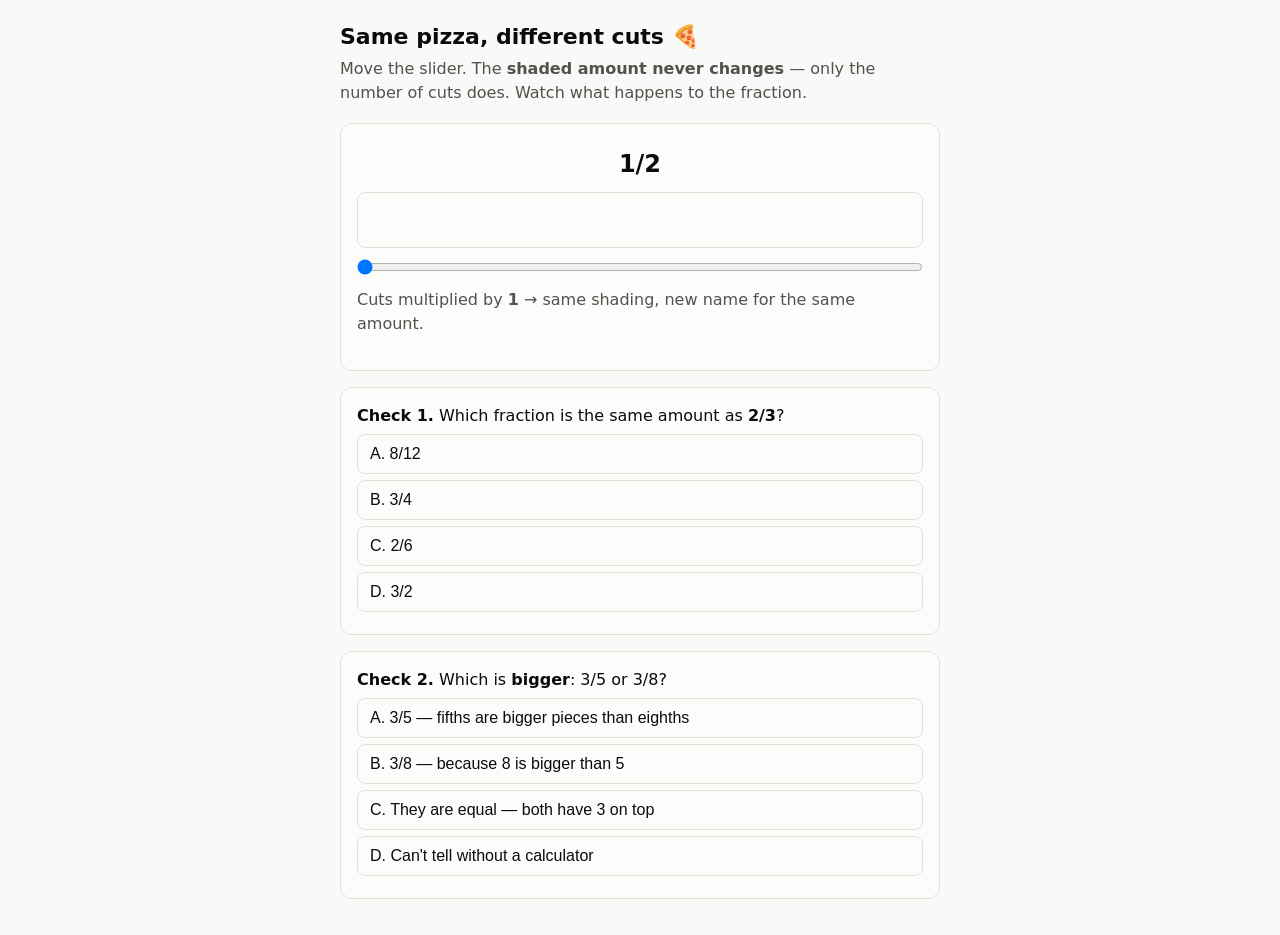
<file: harness/templates/interactive/example-fraction-wall.html>
<!DOCTYPE html>
<!-- node: g5.num.fractions-equivalent-compare
     Reference implementation of harness/templates/interactive/README.md conventions:
     self-contained, one concept, interaction-first, built-in diagnostic check with
     tagged distractors, result code the student reports back to the tutor. -->
<html lang="en">
<head>
<meta charset="utf-8">
<meta name="viewport" content="width=device-width, initial-scale=1">
<title>Same Pizza, Different Cuts — Equivalent Fractions</title>
<style>
  :root { --ink:#0b0b0b; --sub:#52514e; --page:#f9f9f7; --card:#fcfcfb;
          --a:#2a78d6; --b:#1baf7a; --ok:#0ca30c; --warn:#fab219; --line:#e1e0d9; }
  @media (prefers-color-scheme: dark) {
    :root { --ink:#fff; --sub:#c3c2b7; --page:#0d0d0d; --card:#1a1a19;
            --a:#3987e5; --b:#199e70; --line:#2c2c2a; }
  }
  * { box-sizing:border-box; margin:0; }
  body { background:var(--page); color:var(--ink); max-width:640px; margin:0 auto;
         padding:20px; font:16px/1.5 system-ui,-apple-system,"Segoe UI",sans-serif; }
  h1 { font-size:22px; margin-bottom:4px; } .sub { color:var(--sub); margin-bottom:18px; }
  .card { background:var(--card); border:1px solid var(--line); border-radius:12px;
          padding:16px; margin-bottom:16px; }
  .bar { display:flex; height:56px; border-radius:8px; overflow:hidden; margin:10px 0;
         border:1px solid var(--line); }
  .bar div { border-right:2px solid var(--page); transition:background .15s; }
  .bar div:last-child { border-right:none; }
  input[type=range] { width:100%; }
  .frac { font-size:24px; font-weight:700; text-align:center; margin:6px 0; }
  .q { margin-top:8px; } .opt { display:block; width:100%; text-align:left; margin:6px 0;
       padding:10px 12px; border:1px solid var(--line); border-radius:8px; cursor:pointer;
       background:var(--card); color:var(--ink); font-size:16px; }
  .opt:hover { border-color:var(--a); }
  .fb { padding:10px 12px; border-radius:8px; margin-top:8px; display:none; }
  #result { font-weight:700; margin-top:12px; padding:10px; border:2px dashed var(--line);
            border-radius:8px; display:none; }
</style>
</head>
<body>
<h1>Same pizza, different cuts 🍕</h1>
<p class="sub">Move the slider. The <b>shaded amount never changes</b> — only the number of cuts does. Watch what happens to the fraction.</p>

<div class="card">
  <div class="frac" id="fracLabel">1/2</div>
  <div class="bar" id="wall"></div>
  <input type="range" id="cuts" min="1" max="6" value="1" aria-label="multiply the cuts">
  <p class="sub" style="margin-top:6px">Cuts multiplied by <b id="mult">1</b> → same shading, new name for the same amount.</p>
</div>

<div class="card q" id="q1">
  <b>Check 1.</b> Which fraction is the same amount as <b>2/3</b>?
  <button class="opt" data-k="A" data-tag="ok">A. 8/12</button>
  <button class="opt" data-k="B" data-tag="m-add">B. 3/4 <!-- added 1 to top and bottom --></button>
  <button class="opt" data-k="C" data-tag="m-topsame">C. 2/6 <!-- kept numerator, changed denominator --></button>
  <button class="opt" data-k="D" data-tag="slip-swap">D. 3/2 <!-- swapped top and bottom --></button>
  <div class="fb" id="fb1"></div>
</div>

<div class="card q" id="q2">
  <b>Check 2.</b> Which is <b>bigger</b>: 3/5 or 3/8?
  <button class="opt" data-k="A" data-tag="ok">A. 3/5 — fifths are bigger pieces than eighths</button>
  <button class="opt" data-k="B" data-tag="m-bigden">B. 3/8 — because 8 is bigger than 5</button>
  <button class="opt" data-k="C" data-tag="m-same">C. They are equal — both have 3 on top</button>
  <button class="opt" data-k="D" data-tag="slip-guess">D. Can't tell without a calculator</button>
  <div class="fb" id="fb2"></div>
</div>

<div id="result"></div>

<script>
  const wall = document.getElementById('wall'), cuts = document.getElementById('cuts');
  function render() {
    const m = +cuts.value, parts = 2 * m;
    document.getElementById('mult').textContent = m;
    document.getElementById('fracLabel').textContent = `${m}/${parts}`;
    wall.innerHTML = '';
    for (let i = 0; i < parts; i++) {
      const d = document.createElement('div');
      d.style.flex = '1';
      d.style.background = i < m ? 'var(--a)' : 'transparent';
      wall.appendChild(d);
    }
  }
  cuts.oninput = render; render();

  // Feedback speaks to the THINKING each option reveals (see rules/30-assessment.md).
  const FB = {
    'ok': ['✅ Yes! You multiplied (or compared) the pieces, not just the digits.', 'var(--ok)'],
    'm-add': ['Not quite — you added 1 to the top and bottom. Adding changes the amount; only <b>multiplying both</b> by the same number keeps it equal. Try the slider again!', 'var(--warn)'],
    'm-topsame': ['Careful — the top stayed the same but the pieces got smaller, so 2/6 is <b>less</b> than 2/3. Both numbers must be multiplied by the same amount.', 'var(--warn)'],
    'slip-swap': ['That flipped the fraction upside down — 3/2 is more than one whole pizza! Keep the top on top. 😄', 'var(--warn)'],
    'm-bigden': ['This is the classic trap: a bigger bottom number means <b>smaller pieces</b>, not a bigger fraction. Cut a pizza into 8 vs 5 — which slices are bigger?', 'var(--warn)'],
    'm-same': ['Same count, but count of <b>what</b>? 3 big pieces beat 3 small pieces. The bottom number tells you the piece size.', 'var(--warn)'],
    'slip-guess': ['You can tell! Same top number → just compare piece sizes. No calculator needed — that\\'s the whole superpower here.', 'var(--warn)']
  };
  const answers = {};
  document.querySelectorAll('.q').forEach((qEl, qi) => {
    qEl.querySelectorAll('.opt').forEach(btn => btn.onclick = () => {
      const tag = btn.dataset.tag, fb = qEl.querySelector('.fb');
      answers['q' + (qi + 1)] = btn.dataset.k + (tag === 'ok' ? '' : ':' + tag);
      fb.style.display = 'block';
      fb.innerHTML = FB[tag][0];
      fb.style.border = `2px solid ${FB[tag][1]}`;
      if (answers.q1 && answers.q2) {
        const r = document.getElementById('result');
        r.style.display = 'block';
        r.textContent = `Tell your tutor this code → RESULT: q1=${answers.q1} q2=${answers.q2}`;
      }
    });
  });
</script>
</body>
</html>
</file>
